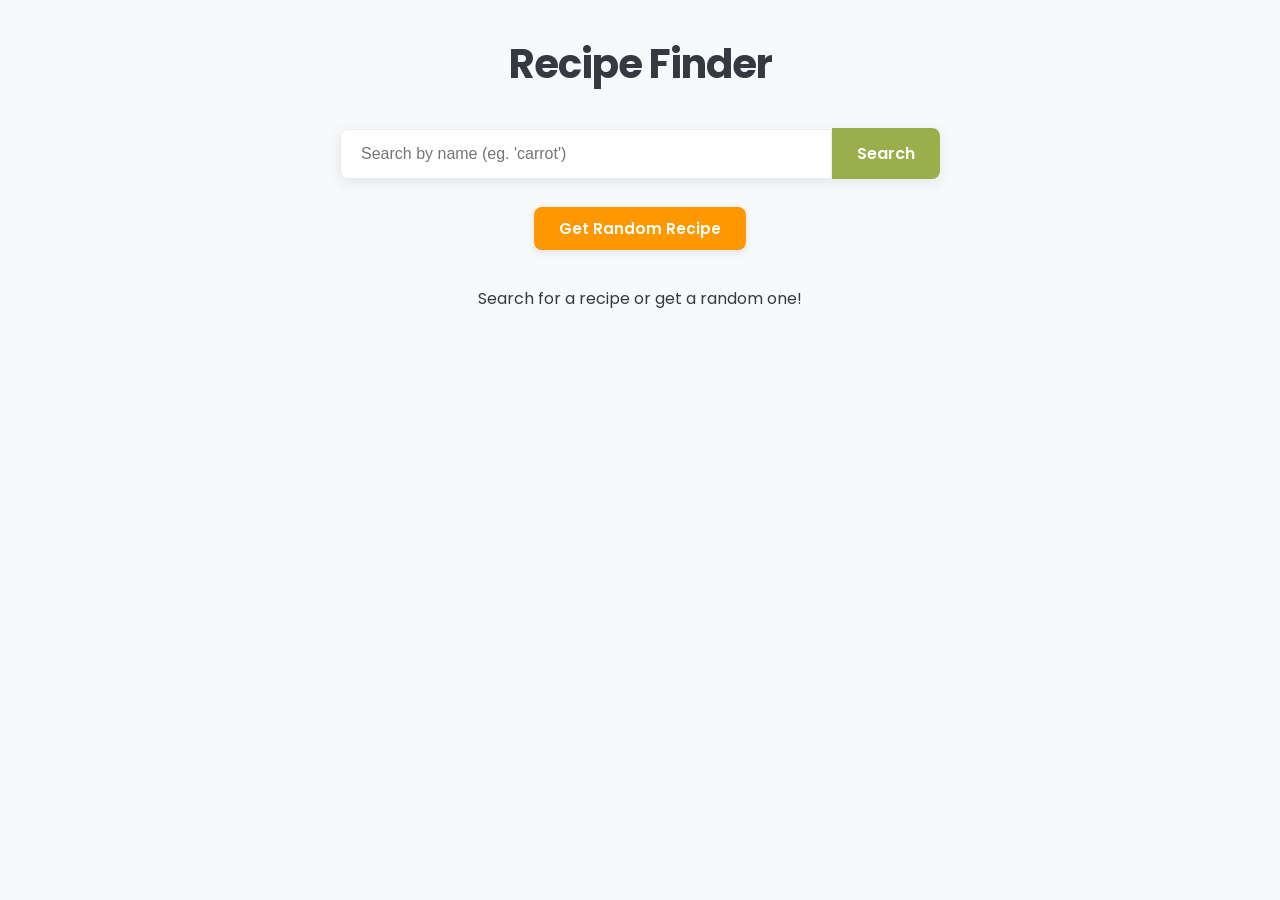
<file: index.html>
<!DOCTYPE html>
<html lang="en">
  <head>
    <meta charset="UTF-8" />
    <meta name="viewport" content="width=device-width, initial-scale=1.0" />
    <title>Recipe Finder</title>
    <link rel="preconnect" href="https://fonts.googleapis.com" />
    <link rel="preconnect" href="https://fonts.gstatic.com" crossorigin />
    <link
      href="https://fonts.googleapis.com/css2?family=Poppins:wght@300;400;600;700&display=swap"
      rel="stylesheet"
    />
    <link rel="stylesheet" href="style.css" />
  </head>
  <body>
    <div class="recipe-finder-container">
      <h1>Recipe Finder</h1>

      <form id="search-form" class="search-box">
        <input
          type="text"
          id="search-input"
          placeholder="Search by name (eg. 'carrot')"
        />

        <button type="submit" id="search-button">Search</button>
      </form>

      <div class="random-button-container">
        <button id="random-button" class="random-button">
          Get Random Recipe
        </button>
      </div>

      <div class="message" id="message-area">
        Search for a recipe or get a random one!
      </div>

      <div class="results-grid" id="results-grid"></div>
    </div>

    <div class="modal-container hidden" id="recipe-modal">
      <div class="modal-content">
        <button id="modal-close-btn" class="modal-close-btn">+</button>
        <div id="recipe-details-content"></div>
      </div>
    </div>
    <script src="main.js"></script>
  </body>
</html>
</file>
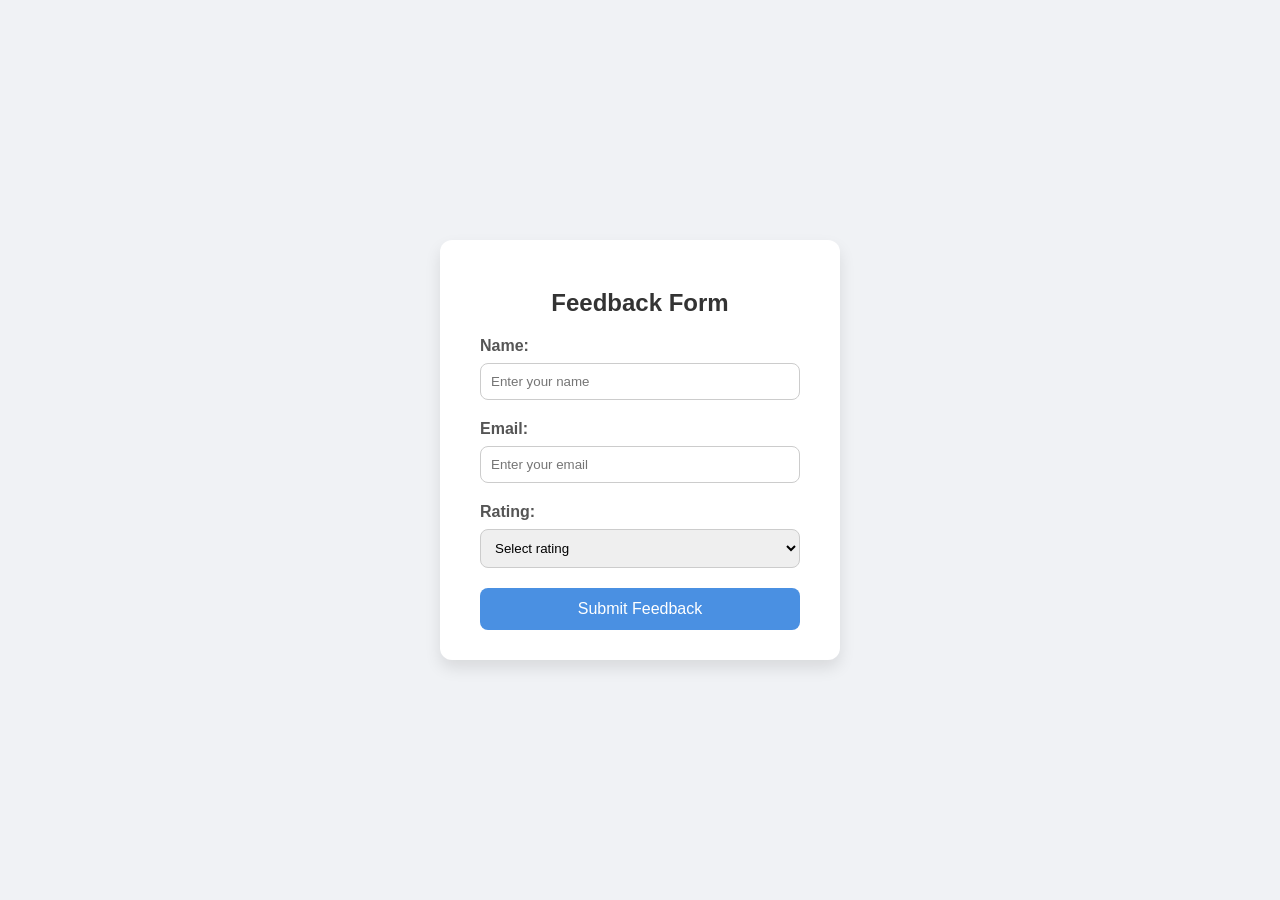
<file: feedback.html>
<!DOCTYPE html>
<html lang="en">
<head>
  <meta charset="UTF-8" />
  <meta name="viewport" content="width=device-width, initial-scale=1.0"/>
  <title>Feedback Form</title>
  <style>
    * {
      box-sizing: border-box;
      font-family: Arial, sans-serif;
    }

    body {
      background-color: #f0f2f5;
      display: flex;
      justify-content: center;
      align-items: center;
      height: 100vh;
      margin: 0;
    }

    .form-container {
      background-color: #ffffff;
      padding: 30px 40px;
      border-radius: 12px;
      box-shadow: 0 8px 16px rgba(0, 0, 0, 0.1);
      width: 100%;
      max-width: 400px;
    }

    .form-container h2 {
      margin-bottom: 20px;
      text-align: center;
      color: #333;
    }

    label {
      display: block;
      margin-bottom: 8px;
      font-weight: bold;
      color: #555;
    }

    input[type="text"],
    input[type="email"],
    select {
      width: 100%;
      padding: 10px;
      margin-bottom: 20px;
      border: 1px solid #ccc;
      border-radius: 8px;
      transition: border-color 0.3s ease;
    }

    input[type="text"]:focus,
    input[type="email"]:focus,
    select:focus {
      border-color: #4a90e2;
      outline: none;
    }

    button {
      width: 100%;
      padding: 12px;
      background-color: #4a90e2;
      border: none;
      color: #fff;
      font-size: 16px;
      border-radius: 8px;
      cursor: pointer;
      transition: background-color 0.3s ease;
    }

    button:hover {
      background-color: #357abd;
    }
  </style>
</head>
<body>
  <div class="form-container">
    <h2>Feedback Form</h2>
    <form action="submit_feedback.php" method="POST">

      <label for="name">Name:</label>
      <input type="text" id="name" name="name" placeholder="Enter your name" required />

      <label for="email">Email:</label>
      <input type="email" id="email" name="email" placeholder="Enter your email" required />

      <label for="rating">Rating:</label>
      <select id="rating" name="rating" required>
        <option value="">Select rating</option>
        <option value="5">⭐⭐⭐⭐⭐ Excellent</option>
        <option value="4">⭐⭐⭐⭐ Very Good</option>
        <option value="3">⭐⭐⭐ Good</option>
        <option value="2">⭐⭐ Fair</option>
        <option value="1">⭐ Poor</option>
      </select>

      <button type="submit">Submit Feedback</button>
    </form>
  </div>
</body>
</html>
</file>
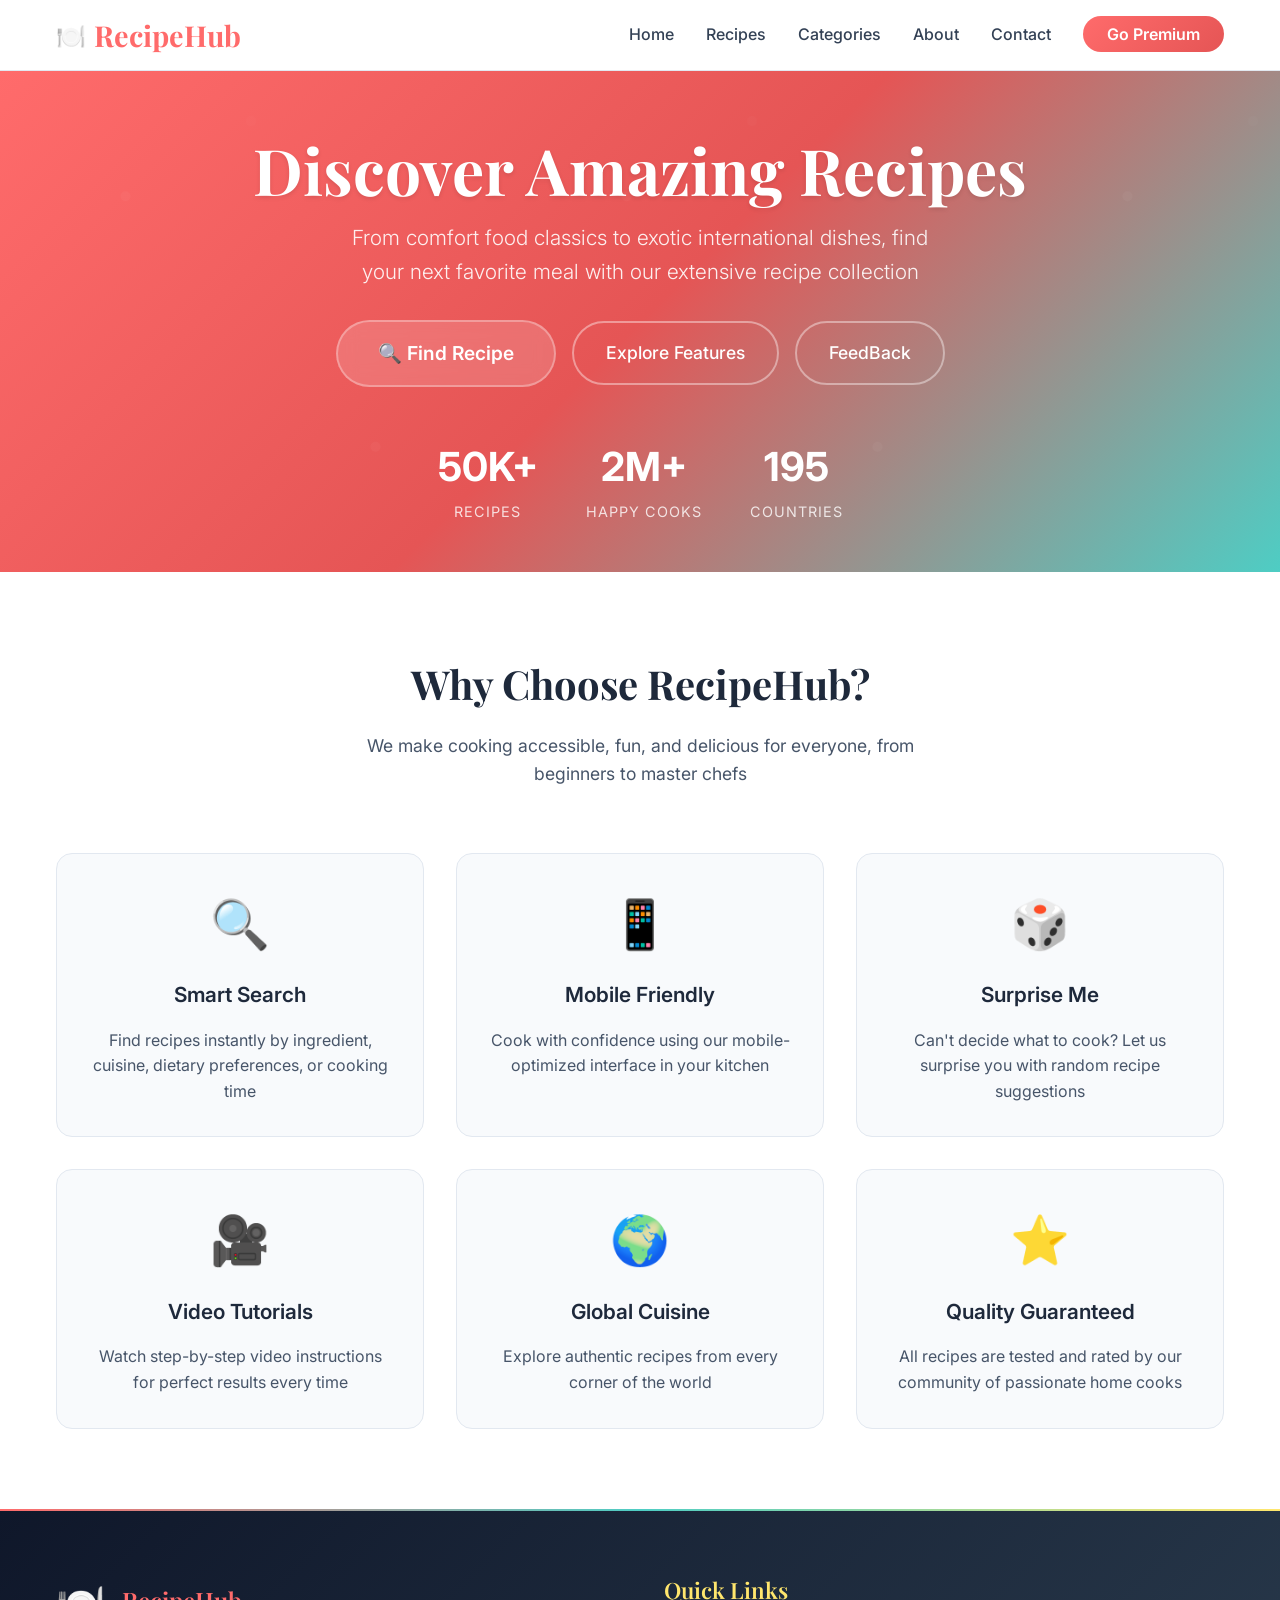
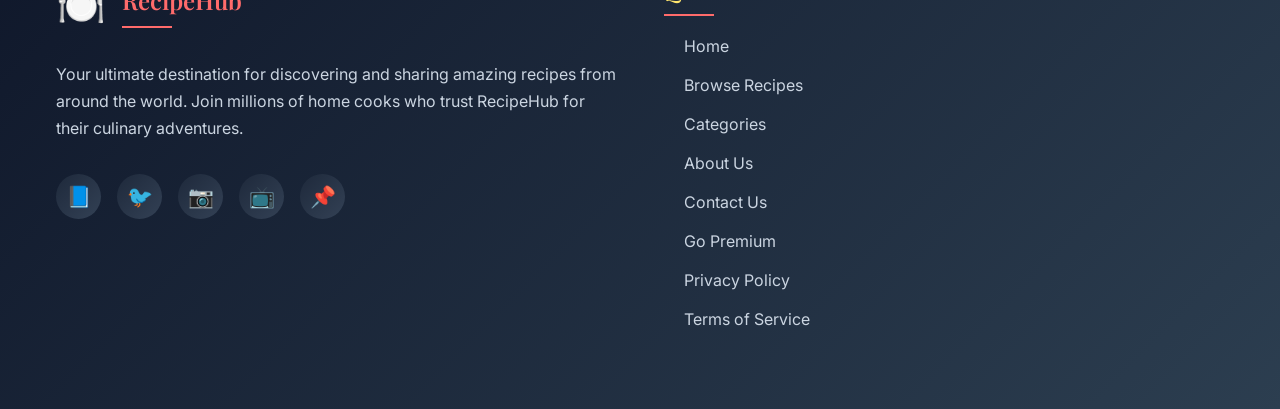
<file: modern_recipe_finder.html>
<!DOCTYPE html>
<html lang="en">
  <head>
    <meta charset="UTF-8" />
    <meta name="viewport" content="width=device-width, initial-scale=1.0" />
    <title>RecipeHub - Discover Amazing Recipes</title>
    <link rel="preconnect" href="https://fonts.googleapis.com" />
    <link rel="preconnect" href="https://fonts.gstatic.com" crossorigin />
    <link
      href="https://fonts.googleapis.com/css2?family=Inter:wght@300;400;500;600;700&family=Playfair+Display:wght@400;600;700&display=swap"
      rel="stylesheet"
    />
    <style>
      :root {
        --primary: #ff6b6b;
        --primary-light: #ff8e8e;
        --primary-dark: #e55555;
        --secondary: #4ecdc4;
        --accent: #ffe66d;
        --dark: #2c3e50;
        --light: #ffffff;
        --gray-50: #f8fafc;
        --gray-100: #f1f5f9;
        --gray-200: #e2e8f0;
        --gray-300: #cbd5e1;
        --gray-600: #475569;
        --gray-700: #334155;
        --gray-800: #1e293b;
        --gray-900: #0f172a;
        --shadow-sm: 0 1px 2px 0 rgb(0 0 0 / 0.05);
        --shadow: 0 1px 3px 0 rgb(0 0 0 / 0.1), 0 1px 2px -1px rgb(0 0 0 / 0.1);
        --shadow-lg: 0 10px 15px -3px rgb(0 0 0 / 0.1),
          0 4px 6px -4px rgb(0 0 0 / 0.1);
        --shadow-xl: 0 20px 25px -5px rgb(0 0 0 / 0.1),
          0 8px 10px -6px rgb(0 0 0 / 0.1);
      }

      * {
        margin: 0;
        padding: 0;
        box-sizing: border-box;
      }

      body {
        font-family: "Inter", sans-serif;
        line-height: 1.6;
        background: linear-gradient(
          135deg,
          var(--gray-50) 0%,
          var(--gray-100) 100%
        );
        color: var(--gray-800);
        min-height: 100vh;
        display: flex;
        flex-direction: column;
      }

      /* Navigation Header */
      .navbar {
        background: rgba(255, 255, 255, 0.95);
        backdrop-filter: blur(20px);
        border-bottom: 1px solid var(--gray-200);
        position: sticky;
        top: 0;
        z-index: 100;
        transition: all 0.3s ease;
      }

      .navbar.scrolled {
        box-shadow: var(--shadow-lg);
        background: rgba(255, 255, 255, 0.98);
      }

      .nav-container {
        max-width: 1200px;
        margin: 0 auto;
        padding: 0 1rem;
        display: flex;
        align-items: center;
        justify-content: space-between;
        height: 70px;
      }

      .nav-logo {
        font-family: "Playfair Display", serif;
        font-size: 1.8rem;
        font-weight: 700;
        color: var(--primary);
        text-decoration: none;
        display: flex;
        align-items: center;
        gap: 0.5rem;
      }

      .nav-logo::before {
        content: "🍽️";
        font-size: 1.5rem;
      }

      .nav-menu {
        display: flex;
        list-style: none;
        gap: 2rem;
        align-items: center;
      }

      .nav-link {
        text-decoration: none;
        color: var(--gray-700);
        font-weight: 500;
        transition: all 0.3s ease;
        position: relative;
        padding: 0.5rem 0;
      }

      .nav-link:hover {
        color: var(--primary);
      }

      .nav-link::after {
        content: "";
        position: absolute;
        bottom: 0;
        left: 0;
        width: 0;
        height: 2px;
        background: var(--primary);
        transition: width 0.3s ease;
      }

      .nav-link:hover::after {
        width: 100%;
      }

      .nav-cta {
        background: linear-gradient(
          135deg,
          var(--primary) 0%,
          var(--primary-dark) 100%
        );
        color: var(--light);
        padding: 0.5rem 1.5rem;
        border-radius: 2rem;
        text-decoration: none;
        font-weight: 600;
        transition: all 0.3s ease;
      }

      .nav-cta:hover {
        transform: translateY(-2px);
        box-shadow: var(--shadow-lg);
      }

      .mobile-menu-btn {
        display: none;
        background: none;
        border: none;
        font-size: 1.5rem;
        cursor: pointer;
        color: var(--gray-700);
      }

      /* Hero Section */
      .hero {
        background: linear-gradient(
          135deg,
          var(--primary) 0%,
          var(--primary-dark) 50%,
          var(--secondary) 100%
        );
        padding: 4rem 0 3rem;
        position: relative;
        overflow: hidden;
      }

      .hero::before {
        content: "";
        position: absolute;
        top: 0;
        left: 0;
        right: 0;
        bottom: 0;
        background: url('data:image/svg+xml,<svg xmlns="http://www.w3.org/2000/svg" viewBox="0 0 100 100"><defs><pattern id="grain" width="100" height="100" patternUnits="userSpaceOnUse"><circle cx="25" cy="25" r="1" fill="white" opacity="0.1"/><circle cx="75" cy="75" r="1" fill="white" opacity="0.1"/><circle cx="50" cy="10" r="1" fill="white" opacity="0.05"/></pattern></defs><rect width="100" height="100" fill="url(%23grain)"/></svg>');
        opacity: 0.3;
      }

      .hero-content {
        max-width: 1200px;
        margin: 0 auto;
        text-align: center;
        position: relative;
        z-index: 1;
        padding: 0 1rem;
      }

      .hero-title {
        font-family: "Playfair Display", serif;
        font-size: 4rem;
        font-weight: 700;
        color: var(--light);
        margin-bottom: 1rem;
        text-shadow: 0 2px 4px rgba(0, 0, 0, 0.1);
        line-height: 1.1;
      }

      .hero-subtitle {
        font-size: 1.3rem;
        color: rgba(255, 255, 255, 0.9);
        margin-bottom: 2rem;
        font-weight: 300;
        max-width: 600px;
        margin-left: auto;
        margin-right: auto;
      }

      .hero-cta {
        display: flex;
        gap: 1rem;
        justify-content: center;
        align-items: center;
        flex-wrap: wrap;
        margin-bottom: 2rem;
      }

      .find-recipe-btn {
        background: rgba(255, 255, 255, 0.15);
        backdrop-filter: blur(10px);
        border: 2px solid rgba(255, 255, 255, 0.3);
        color: var(--light);
        padding: 1rem 2.5rem;
        border-radius: 3rem;
        font-size: 1.2rem;
        font-weight: 600;
        cursor: pointer;
        transition: all 0.3s ease;
        text-decoration: none;
        display: inline-flex;
        align-items: center;
        gap: 0.75rem;
        position: relative;
        overflow: hidden;
      }

      .find-recipe-btn::before {
        content: "";
        position: absolute;
        top: 0;
        left: -100%;
        width: 100%;
        height: 100%;
        background: linear-gradient(
          90deg,
          transparent,
          rgba(255, 255, 255, 0.2),
          transparent
        );
        transition: left 0.6s ease;
      }

      .find-recipe-btn:hover::before {
        left: 100%;
      }

      .find-recipe-btn:hover {
        transform: translateY(-3px);
        box-shadow: 0 15px 35px rgba(0, 0, 0, 0.2);
        background: rgba(255, 255, 255, 0.25);
        border-color: rgba(255, 255, 255, 0.5);
      }

      .explore-btn {
        background: transparent;
        border: 2px solid rgba(255, 255, 255, 0.4);
        color: var(--light);
        padding: 1rem 2rem;
        border-radius: 3rem;
        font-size: 1.1rem;
        font-weight: 500;
        cursor: pointer;
        transition: all 0.3s ease;
        text-decoration: none;
      }

      .explore-btn:hover {
        background: rgba(255, 255, 255, 0.1);
        border-color: rgba(255, 255, 255, 0.6);
        transform: translateY(-2px);
      }

      .hero-stats {
        display: flex;
        justify-content: center;
        gap: 3rem;
        margin-top: 3rem;
        flex-wrap: wrap;
      }

      .stat-item {
        text-align: center;
        color: var(--light);
      }

      .stat-number {
        font-size: 2.5rem;
        font-weight: 700;
        display: block;
      }

      .stat-label {
        font-size: 0.9rem;
        opacity: 0.8;
        text-transform: uppercase;
        letter-spacing: 1px;
      }

      /* Features Section */
      .features {
        padding: 5rem 0;
        background: var(--light);
      }

      .features-container {
        max-width: 1200px;
        margin: 0 auto;
        padding: 0 1rem;
      }

      .features-header {
        text-align: center;
        margin-bottom: 4rem;
      }

      .features-title {
        font-family: "Playfair Display", serif;
        font-size: 2.5rem;
        font-weight: 700;
        color: var(--gray-800);
        margin-bottom: 1rem;
      }

      .features-subtitle {
        font-size: 1.1rem;
        color: var(--gray-600);
        max-width: 600px;
        margin: 0 auto;
      }

      .features-grid {
        display: grid;
        grid-template-columns: repeat(auto-fit, minmax(300px, 1fr));
        gap: 2rem;
      }

      .feature-card {
        background: var(--gray-50);
        padding: 2rem;
        border-radius: 1rem;
        text-align: center;
        transition: all 0.3s ease;
        border: 1px solid var(--gray-200);
      }

      .feature-card:hover {
        transform: translateY(-5px);
        box-shadow: var(--shadow-lg);
      }

      .feature-icon {
        font-size: 3rem;
        margin-bottom: 1rem;
        display: block;
      }

      .feature-title {
        font-size: 1.3rem;
        font-weight: 600;
        color: var(--gray-800);
        margin-bottom: 1rem;
      }

      .feature-description {
        color: var(--gray-600);
        line-height: 1.6;
      }

      /* Search Section */
      .search-section {
        padding: 3rem 0;
        max-width: 1200px;
        margin: 0 auto;
        padding-left: 1rem;
        padding-right: 1rem;
        flex: 1;
      }

      .search-container {
        background: var(--light);
        border-radius: 2rem;
        padding: 2rem;
        box-shadow: var(--shadow-xl);
        margin-bottom: 2rem;
        position: relative;
        overflow: hidden;
      }

      .search-container::before {
        content: "";
        position: absolute;
        top: 0;
        left: 0;
        right: 0;
        height: 4px;
        background: linear-gradient(
          90deg,
          var(--primary) 0%,
          var(--secondary) 50%,
          var(--accent) 100%
        );
      }

      .search-form {
        display: flex;
        gap: 1rem;
        margin-bottom: 1.5rem;
        flex-wrap: wrap;
      }

      .search-input {
        flex: 1;
        min-width: 300px;
        padding: 1rem 1.5rem;
        border: 2px solid var(--gray-200);
        border-radius: 1rem;
        font-size: 1.1rem;
        transition: all 0.3s ease;
        background: var(--gray-50);
      }

      .search-input:focus {
        outline: none;
        border-color: var(--primary);
        background: var(--light);
        box-shadow: 0 0 0 3px rgba(255, 107, 107, 0.1);
      }

      .search-btn {
        padding: 1rem 2rem;
        background: linear-gradient(
          135deg,
          var(--primary) 0%,
          var(--primary-dark) 100%
        );
        border: none;
        border-radius: 1rem;
        color: var(--light);
        font-weight: 600;
        font-size: 1.1rem;
        cursor: pointer;
        transition: all 0.3s ease;
        box-shadow: var(--shadow);
      }

      .search-btn:hover {
        transform: translateY(-2px);
        box-shadow: var(--shadow-lg);
      }

      .random-btn {
        padding: 0.75rem 1.5rem;
        background: linear-gradient(135deg, var(--secondary) 0%, #3eb8b0 100%);
        border: none;
        border-radius: 0.75rem;
        color: var(--light);
        font-weight: 500;
        cursor: pointer;
        transition: all 0.3s ease;
        display: inline-flex;
        align-items: center;
        gap: 0.5rem;
        text-decoration: none;
      }

      .random-btn:hover {
        transform: translateY(-1px);
        box-shadow: var(--shadow-lg);
      }

      /* Enhanced Footer */
      .footer {
        background: linear-gradient(
          135deg,
          var(--gray-900) 0%,
          var(--dark) 100%
        );
        color: var(--light);
        padding: 4rem 0 1rem;
        margin-top: auto;
        position: relative;
        overflow: hidden;
      }

      .footer::before {
        content: "";
        position: absolute;
        top: 0;
        left: 0;
        right: 0;
        height: 2px;
        background: linear-gradient(
          90deg,
          var(--primary) 0%,
          var(--secondary) 50%,
          var(--accent) 100%
        );
      }

      .footer-container {
        max-width: 1200px;
        margin: 0 auto;
        padding: 0 1rem;
      }

      .footer-content {
        display: grid;
        grid-template-columns: repeat(auto-fit, minmax(280px, 1fr));
        gap: 3rem;
        margin-bottom: 3rem;
      }

      .footer-section h3 {
        font-family: "Playfair Display", serif;
        font-size: 1.4rem;
        font-weight: 600;
        margin-bottom: 1.5rem;
        color: var(--accent);
        position: relative;
      }

      .footer-section h3::after {
        content: "";
        position: absolute;
        bottom: -0.5rem;
        left: 0;
        width: 50px;
        height: 2px;
        background: var(--primary);
      }

      .footer-section p {
        color: var(--gray-300);
        line-height: 1.7;
        margin-bottom: 1rem;
      }

      .footer-links {
        list-style: none;
      }

      .footer-links li {
        margin-bottom: 0.75rem;
      }

      .footer-links a {
        color: var(--gray-300);
        text-decoration: none;
        transition: all 0.3s ease;
        display: inline-flex;
        align-items: center;
        gap: 0.5rem;
      }

      .footer-links a:hover {
        color: var(--accent);
        transform: translateX(5px);
      }

      .footer-links a::before {
        content: "→";
        font-size: 0.8rem;
        opacity: 0;
        transform: translateX(-10px);
        transition: all 0.3s ease;
      }

      .footer-links a:hover::before {
        opacity: 1;
        transform: translateX(0);
      }

      .social-links {
        display: flex;
        gap: 1rem;
        margin-top: 2rem;
      }

      .social-link {
        display: inline-flex;
        align-items: center;
        justify-content: center;
        width: 45px;
        height: 45px;
        background: linear-gradient(
          135deg,
          var(--gray-800) 0%,
          var(--gray-700) 100%
        );
        border-radius: 50%;
        color: var(--light);
        text-decoration: none;
        font-size: 1.3rem;
        transition: all 0.3s ease;
      }

      .social-link:hover {
        background: linear-gradient(
          135deg,
          var(--primary) 0%,
          var(--primary-dark) 100%
        );
        transform: translateY(-3px) scale(1.1);
        box-shadow: var(--shadow-lg);
      }

      .newsletter {
        background: linear-gradient(
          135deg,
          var(--gray-800) 0%,
          var(--dark) 100%
        );
        padding: 2rem;
        border-radius: 1.5rem;
        margin-top: 1rem;
        border: 1px solid var(--gray-700);
      }

      .newsletter h4 {
        color: var(--accent);
        margin-bottom: 0.5rem;
        font-size: 1.2rem;
        font-weight: 600;
      }

      .newsletter p {
        font-size: 0.9rem;
        margin-bottom: 1.5rem;
      }

      .newsletter-form {
        display: flex;
        gap: 0.75rem;
        margin-top: 1rem;
      }

      .newsletter-input {
        flex: 1;
        padding: 0.75rem 1.25rem;
        border: 2px solid var(--gray-600);
        border-radius: 0.75rem;
        background: var(--gray-700);
        color: var(--light);
        font-size: 1rem;
        transition: all 0.3s ease;
      }

      .newsletter-input:focus {
        outline: none;
        border-color: var(--primary);
        background: var(--gray-600);
      }

      .newsletter-input::placeholder {
        color: var(--gray-400);
      }

      .newsletter-btn {
        padding: 0.75rem 1.5rem;
        background: linear-gradient(
          135deg,
          var(--primary) 0%,
          var(--primary-dark) 100%
        );
        border: none;
        border-radius: 0.75rem;
        color: var(--light);
        font-weight: 600;
        cursor: pointer;
        transition: all 0.3s ease;
        white-space: nowrap;
      }

      .newsletter-btn:hover {
        background: linear-gradient(
          135deg,
          var(--primary-dark) 0%,
          var(--primary) 100%
        );
        transform: translateY(-2px);
        box-shadow: var(--shadow-lg);
      }

      .company-info {
        display: flex;
        align-items: center;
        gap: 1rem;
        margin-bottom: 1.5rem;
      }

      .company-logo {
        font-size: 2.5rem;
      }

      .company-details h3 {
        font-family: "Playfair Display", serif;
        font-size: 1.5rem;
        color: var(--primary);
        margin-bottom: 0.5rem;
      }

      .company-details::after {
        display: none;
      }

      .footer-bottom {
        border-top: 1px solid var(--gray-700);
        padding-top: 2rem;
        display: flex;
        justify-content: space-between;
        align-items: center;
        flex-wrap: wrap;
        gap: 1rem;
      }

      .footer-bottom-left {
        color: var(--gray-400);
        font-size: 0.9rem;
      }

      .footer-bottom-right {
        display: flex;
        gap: 2rem;
        flex-wrap: wrap;
      }

      .footer-bottom-right a {
        color: var(--gray-400);
        text-decoration: none;
        font-size: 0.9rem;
        transition: color 0.3s ease;
      }

      .footer-bottom-right a:hover {
        color: var(--accent);
      }

      /* Responsive Design */
      @media (max-width: 768px) {
        .nav-menu {
          display: none;
        }

        .mobile-menu-btn {
          display: block;
        }

        .hero-title {
          font-size: 2.5rem;
        }

        .hero-cta {
          flex-direction: column;
          align-items: center;
        }

        .find-recipe-btn {
          padding: 0.875rem 2rem;
          font-size: 1.1rem;
        }

        .hero-stats {
          gap: 1.5rem;
        }

        .search-form {
          flex-direction: column;
        }

        .search-input {
          min-width: auto;
        }

        .features-grid {
          grid-template-columns: 1fr;
        }

        .footer-content {
          grid-template-columns: 1fr;
          gap: 2rem;
        }

        .footer-bottom {
          flex-direction: column;
          text-align: center;
        }
      }
    </style>
  </head>

  <body>
    <!-- Navigation -->
    <nav class="navbar" id="navbar">
      <div class="nav-container">
        <a href="#" class="nav-logo">RecipeHub</a>

        <ul class="nav-menu" id="nav-menu">
          <li><a href="#home" class="nav-link">Home</a></li>
          <li><a href="#recipes" class="nav-link">Recipes</a></li>
          <li><a href="#categories" class="nav-link">Categories</a></li>
          <li><a href="#about" class="nav-link">About</a></li>
          <li><a href="#contact" class="nav-link">Contact</a></li>
          <li><a href="#premium" class="nav-cta">Go Premium</a></li>
        </ul>

        <button class="mobile-menu-btn" id="mobile-menu-btn">☰</button>
      </div>
    </nav>

    <!-- Hero Section -->
    <section class="hero" id="home">
      <div class="hero-content">
        <h1 class="hero-title">Discover Amazing Recipes</h1>
        <p class="hero-subtitle">
          From comfort food classics to exotic international dishes, find your
          next favorite meal with our extensive recipe collection
        </p>

        <div class="hero-cta">
          <a href="index.html" class="find-recipe-btn"> 🔍 Find Recipe </a>
          <a href="#about" class="explore-btn"> Explore Features </a>
          <a href="feedback.html" class="explore-btn"> FeedBack </a>
        </div>

        <div class="hero-stats">
          <div class="stat-item">
            <span class="stat-number">50K+</span>
            <span class="stat-label">Recipes</span>
          </div>
          <div class="stat-item">
            <span class="stat-number">2M+</span>
            <span class="stat-label">Happy Cooks</span>
          </div>
          <div class="stat-item">
            <span class="stat-number">195</span>
            <span class="stat-label">Countries</span>
          </div>
        </div>
      </div>
    </section>

    <!-- Features Section -->
    <section class="features" id="about">
      <div class="features-container">
        <div class="features-header">
          <h2 class="features-title">Why Choose RecipeHub?</h2>
          <p class="features-subtitle">
            We make cooking accessible, fun, and delicious for everyone, from
            beginners to master chefs
          </p>
        </div>

        <div class="features-grid">
          <div class="feature-card">
            <span class="feature-icon">🔍</span>
            <h3 class="feature-title">Smart Search</h3>
            <p class="feature-description">
              Find recipes instantly by ingredient, cuisine, dietary
              preferences, or cooking time
            </p>
          </div>

          <div class="feature-card">
            <span class="feature-icon">📱</span>
            <h3 class="feature-title">Mobile Friendly</h3>
            <p class="feature-description">
              Cook with confidence using our mobile-optimized interface in your
              kitchen
            </p>
          </div>

          <div class="feature-card">
            <span class="feature-icon">🎲</span>
            <h3 class="feature-title">Surprise Me</h3>
            <p class="feature-description">
              Can't decide what to cook? Let us surprise you with random recipe
              suggestions
            </p>
          </div>

          <div class="feature-card">
            <span class="feature-icon">🎥</span>
            <h3 class="feature-title">Video Tutorials</h3>
            <p class="feature-description">
              Watch step-by-step video instructions for perfect results every
              time
            </p>
          </div>

          <div class="feature-card">
            <span class="feature-icon">🌍</span>
            <h3 class="feature-title">Global Cuisine</h3>
            <p class="feature-description">
              Explore authentic recipes from every corner of the world
            </p>
          </div>

          <div class="feature-card">
            <span class="feature-icon">⭐</span>
            <h3 class="feature-title">Quality Guaranteed</h3>
            <p class="feature-description">
              All recipes are tested and rated by our community of passionate
              home cooks
            </p>
          </div>
        </div>
      </div>
    </section>

    <!-- Enhanced Footer -->
    <footer class="footer" id="contact">
      <div class="footer-container">
        <div class="footer-content">
          <div class="footer-section">
            <div class="company-info">
              <span class="company-logo">🍽️</span>
              <div class="company-details">
                <h3>RecipeHub</h3>
              </div>
            </div>
            <p>
              Your ultimate destination for discovering and sharing amazing
              recipes from around the world. Join millions of home cooks who
              trust RecipeHub for their culinary adventures.
            </p>
            <div class="social-links">
              <a href="#" class="social-link" title="Facebook">📘</a>
              <a href="#" class="social-link" title="Twitter">🐦</a>
              <a href="#" class="social-link" title="Instagram">📷</a>
              <a href="#" class="social-link" title="YouTube">📺</a>
              <a href="#" class="social-link" title="Pinterest">📌</a>
            </div>
          </div>

          <div class="footer-section">
            <h3>Quick Links</h3>
            <ul class="footer-links">
              <li><a href="#home">Home</a></li>
              <li><a href="#recipes">Browse Recipes</a></li>
              <li><a href="#categories">Categories</a></li>
              <li><a href="#about">About Us</a></li>
              <li><a href="#contact">Contact Us</a></li>
              <li><a href="#premium">Go Premium</a></li>
              <li><a href="#privacy">Privacy Policy</a></li>
              <li><a href="#terms">Terms of Service</a></li>
            </ul>
          </div>
        </div>
      </div>
    </footer>
  </body>
</html>
</file>
<file: style.css>
:root {
  --light-bg: #f8f9fa;
  --text-dark: #343a40;
  --primary-color: #98af4c;
  --primary-dark: #45a049;
}

* {
  margin: 0;
  padding: 0;
  box-sizing: border-box;
}

body {
  font-family: "Poppins", sans-serif;
  line-height: 1.7;
  padding: 30px 15px;
  background-color: var(--light-bg);
  color: var(--text-dark);
}

.recipe-finder-container {
  max-width: 1200px;
  padding: 0 15px;
  text-align: center;
  margin-inline: auto;
}

h1 {
  font-size: 2.5rem;
  font-weight: 700;
  margin-bottom: 30px;
  letter-spacing: -1px;
}

.search-box {
  display: flex;
  justify-content: center;
  align-items: center;
  margin-bottom: 28px;
  margin-inline: auto;
  max-width: 600px;
  box-shadow: 0 4px 15px rgba(0, 0, 0, 0.08);
  border-radius: 8px;
}

#search-input {
  padding: 15px 20px;
  font-size: 1rem;
  flex-grow: 1;
  border: 1px solid #e9ecef;
  border-radius: 8px 0 0 8px;
  outline: none;
  transition: border-color 0.3s ease;
}

#search-input:focus {
  border-color: var(--primary-color);
}

#search-button {
  padding: 13px 25px;
  font-size: 1rem;
  font-weight: 600;
  font-family: "Poppins", sans-serif;
  background-color: var(--primary-color);
  color: #fff;
  border: none;
  border-radius: 0 8px 8px 0;
  cursor: pointer;
  transition: background-color 0.3s ease;
}

#search-button:hover {
  background-color: var(--primary-dark);
}

.random-button {
  padding: 10px 25px;
  font-size: 0.95rem;
  font-weight: 600;
  font-family: "Poppins", sans-serif;
  background-color: #ff9800;
  border: none;
  color: #fff;
  border-radius: 8px;
  cursor: pointer;
  transition: background-color 0.3s ease, transform 0.2s ease;
  box-shadow: 0 2px 8px rgba(0, 0, 0, 0.1);
}

.random-button:hover {
  background-color: #00ccf5;
  transform: translateY(-2px);
}

.results-grid {
  display: grid;
  grid-template-columns: repeat(auto-fit, minmax(240px, 1fr));
  gap: 25px;
  margin-top: 30px;
}

.recipe-item img {
  width: 100%;
  height: 220px;
  object-fit: cover;
}

.recipe-item {
  background-color: #fff;
  border-radius: 8px;
  box-shadow: 0 4px 10px rgba(0, 0, 0, 0.1);
  text-align: left;
  display: flex;
  flex-direction: column;
  cursor: pointer;
  width: 100%;
  transition: all 0.25s ease-in-out;
}

.recipe-item:hover {
  transform: translateY(-5px);
  box-shadow: 0 8px 20px rgba(0, 0, 0, 0.12);
}

.recipe-item h3 {
  font-size: 1.15rem;
  font-weight: 600;
  padding: 15px;
  margin: 0;
}

.modal-container {
  position: fixed;
  inset: 0;
  background-color: rgba(0, 0, 0, 0.6);
  display: flex;
  align-items: center;
  justify-content: center;
  z-index: 1000;
  opacity: 1;
  visibility: visible;
  backdrop-filter: blur(3px);
  padding: 20px;
  transition: opacity 0.3s ease, visibility 0s ease 0s;
}

.modal-container.hidden {
  opacity: 0;
  visibility: hidden;
  transition: opacity 0.3s ease, visibility 0s ease 0.3s,
    backdrop-filter 0.3s ease;
  backdrop-filter: blur(0px);
}

.modal-content {
  background-color: #fff;
  max-width: 800px;
  max-height: 90vh;
  overflow-y: auto;
  box-shadow: 0 10px 30px rgba(0, 0, 0, 0.15);
  border-radius: 8px;
  padding: 35px 40px;
  position: relative;
  transform: scale(1);
  transition: transform 0.3s ease;
}

.modal-container.hidden .modal-content {
  transform: scale(0.95);
}

.modal-content .modal-close-btn {
  position: absolute;
  top: 15px;
  right: 15px;
  background-color: var(--light-bg);
  border: 1px solid #e9ecef;
  border-radius: 50%;
  height: 35px;
  width: 35px;
  display: flex;
  align-items: center;
  justify-content: center;
  font-size: 2rem;
  cursor: pointer;
  color: #6c757d;
  transform: rotate(45deg);
  transition: all 0.2s ease;
}

.modal-content .modal-close-btn:hover {
  transform: rotate(135deg);
  color: var(--text-dark);
  background-color: #e2e6ea;
}

#recipe-details-content h2 {
  font-size: 1.8rem;
  font-weight: 700;
  margin-bottom: 20px;
  color: var(--primary-color);
}

#recipe-details-content img {
  width: 100%;
  border-radius: 8px;
  box-shadow: 0 4px 10px rgba(0, 0, 0, 0.1);
}

#recipe-details-content h3 {
  font-size: 1.2rem;
  font-weight: 600;
  margin-top: 25px;
  margin-bottom: 10px;
  border-bottom: 2px solid var(--primary-color);
  padding-bottom: 8px;
}

#recipe-details-content ul {
  list-style: none;
  padding-left: 0;
  margin-bottom: 25px;
}

#recipe-details-content ul li {
  padding: 8px 0;
  border-bottom: 1px dashed #e9ecef;
  font-size: 0.95rem;
}

#recipe-details-content ul li:last-child {
  border-bottom: none;
}

#recipe-details-content p {
  line-height: 1.8;
  font-size: 1rem;
}

#recipe-details-content a {
  color: var(--primary-color);
  text-decoration: none;
  font-weight: 600;
}

#recipe-details-content a:hover {
  color: var(--primary-dark);
  text-decoration: underline;
}

#recipe-details-content .video-wrapper {
  margin-top: 15px;
  margin-bottom: 8px;
}

.message {
  margin: 25px auto;
  padding: 10px;
  max-width: 600px;
  font-size: 1rem;
  border-radius: 8px;
}

.message.error {
  color: #dc3545;
  background-color: #f8d7da;
  border: 1px solid #f5c6cb;
}

.message.info,
.message.loading {
  color: #17a2b8;
  background-color: #d1ecf1;
  border: 1px solid #bee5eb;
}
</file>
